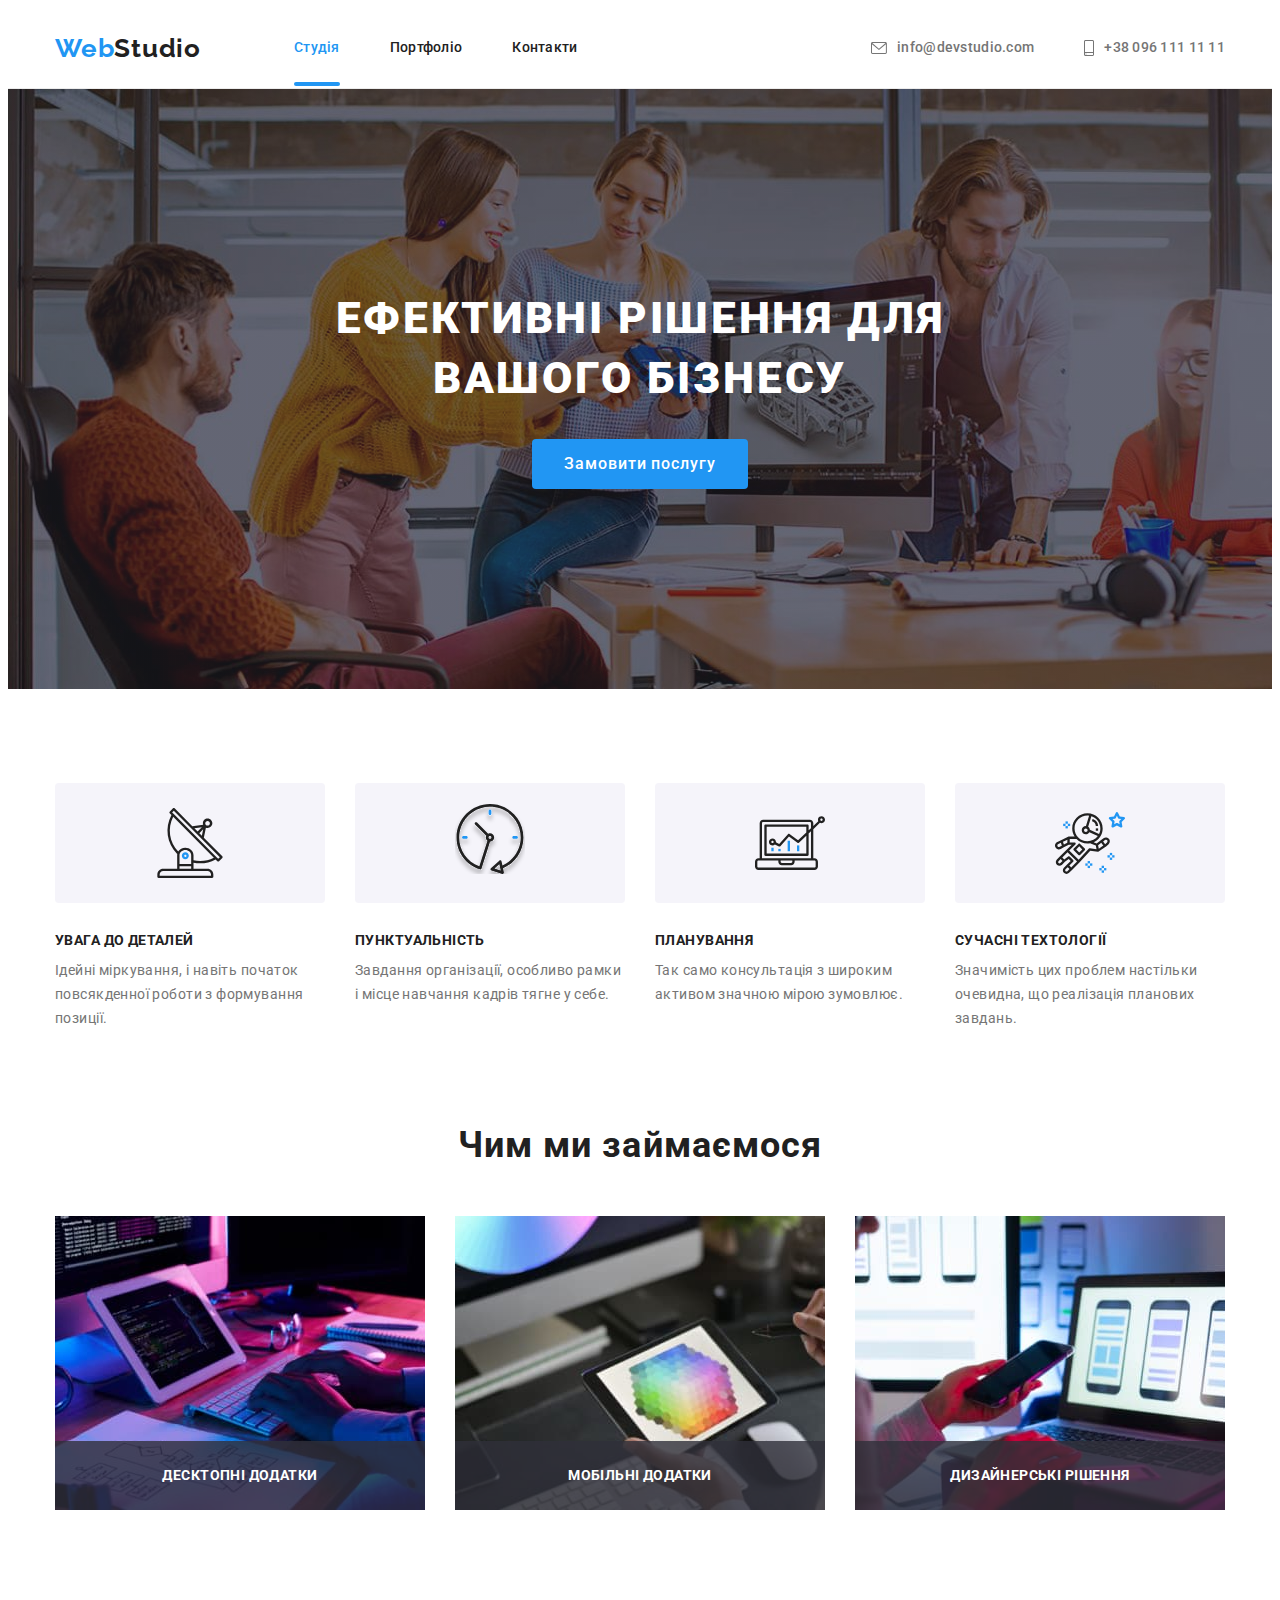
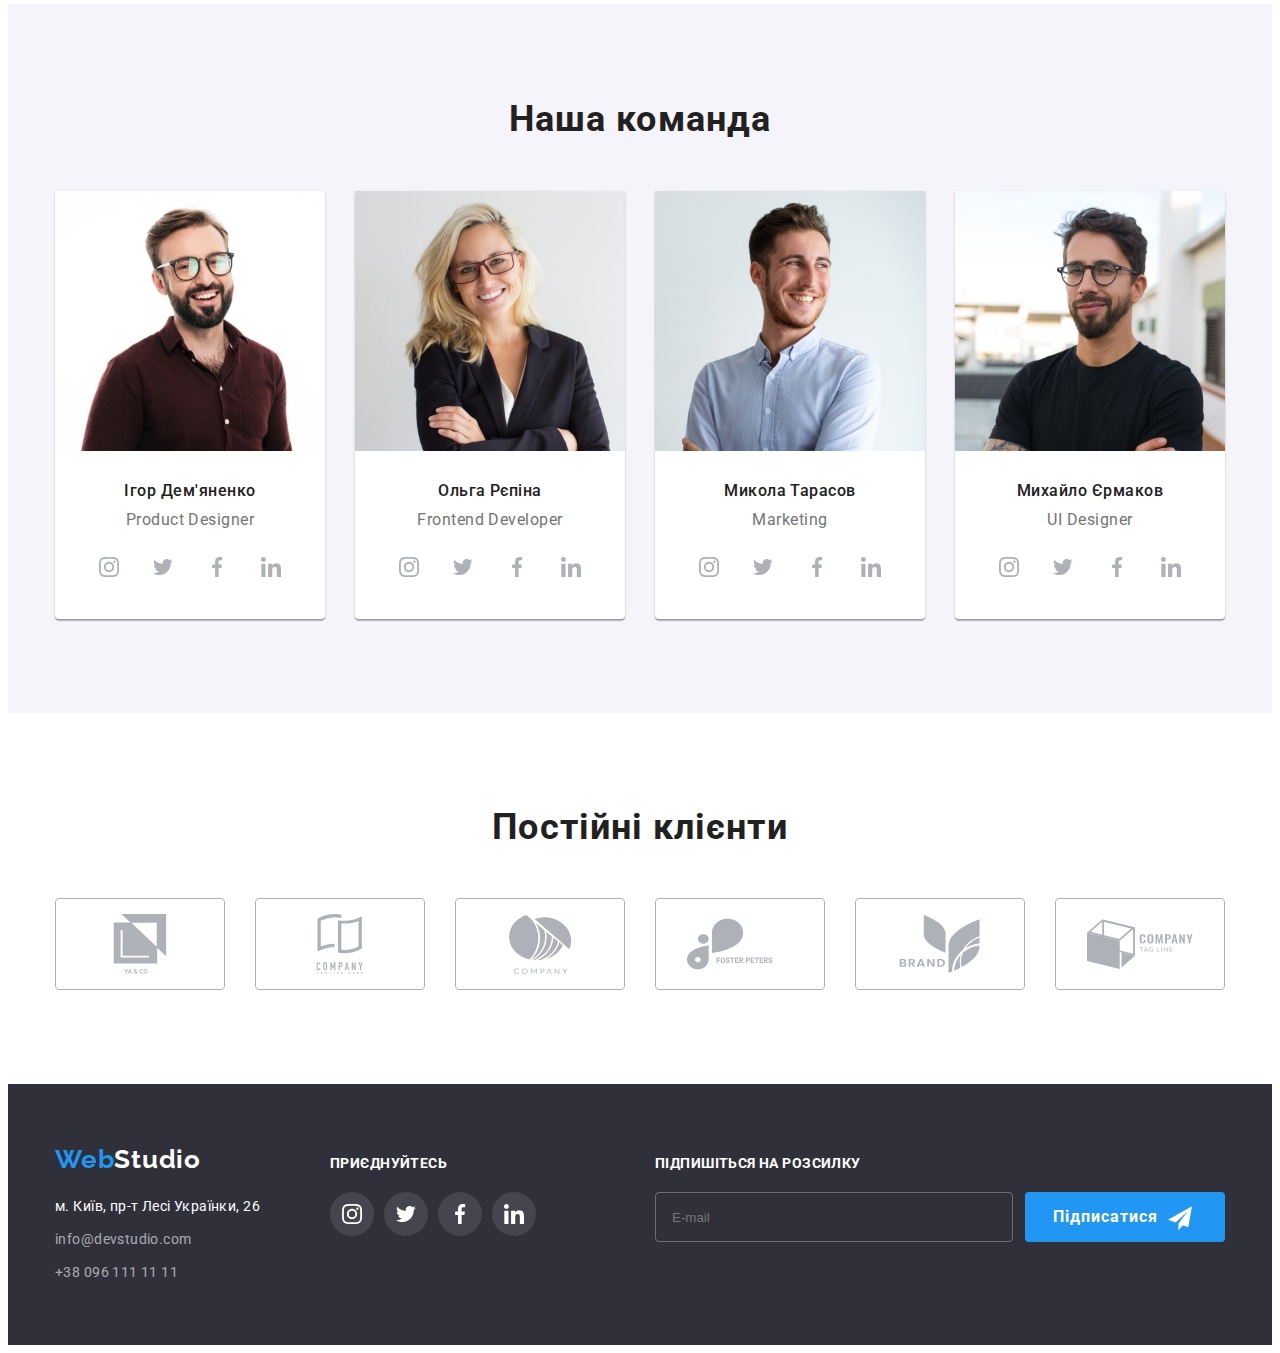
<file: js/index.html>
<!DOCTYPE html>
<html lang="en">
  <head>
    <meta charset="UTF-8" />
    <meta http-equiv="X-UA-Compatible" content="IE=edge" />
    <meta name="viewport" content="width=device-width, initial-scale=1.0" />
    <title>WebStudio</title>
    <link rel="preconnect" href="https://fonts.googleapis.com" />
    <link rel="preconnect" href="https://fonts.gstatic.com" crossorigin />
    <link
      href="https://fonts.googleapis.com/css2?family=Raleway:wght@700;900&family=Roboto:wght@400;500;700;900&display=swap"
      rel="stylesheet"
    />
    <link
      rel="stylesheet"
      href="https://cdnjs.cloudflare.com/ajax/libs/modern-normalize/1.1.0/modern-normalize.min.css"
      integrity="sha512-wpPYUAdjBVSE4KJnH1VR1HeZfpl1ub8YT/NKx4PuQ5NmX2tKuGu6U/JRp5y+Y8XG2tV+wKQpNHVUX03MfMFn9Q=="
      crossorigin="anonymous"
      referrerpolicy="no-referrer"
    />
    <link rel="stylesheet" href="./CSS/styles.css" />
  </head>

  <body>
    <header class="header">
      <div class="container header-container">
        <nav class="header-container">
          <a class="header-logo link" href="./index.html"
            >Web<span class="logo-studio">Studio</span></a
          >
          <ul class="header-list list">
            <li class="header-item">
              <a class="header-link link current" href="./index.html">Студія</a>
            </li>
            <li class="header-item">
              <a class="header-link link" href="./portfolio.html">Портфоліо</a>
            </li>
            <li class="header-item">
              <a class="header-link link" href="./index.html">Контакти</a>
            </li>
          </ul>
        </nav>
        <ul class="header-ocntact-container">
          <li class="header-addres-list">
            <a class="header-mail link" href="mailto:info@devstudio.com">
              <svg class="icon-envelope" width="16" height="12">
                <use href="./images/спрайти/symbol-defs.svg#icon-envelope"></use>
              </svg>
              info@devstudio.com
            </a>
          </li>
          <li>
            <a class="header-tel link" href="tel:+380961111111">
              <svg class="icon-smartphone" width="10" height="16">
                <use href="./images/спрайти/symbol-defs.svg#icon-smartphone"></use>
              </svg>
              +38 096 111 11 11</a
            >
          </li>
        </ul>
      </div>
    </header>

    <main>
      <section class="hero">
        <div class="container container-hero">
          <h1 class="hero-title">Ефективні рішення для вашого бізнесу</h1>
          <button class="hero-btn" data-modal-open type="button">Замовити послугу</button>
        </div>
      </section>

      <section class="about section">
        <div class="about-container container">
          <h2 class="visually-hidden">Переваги</h2>
          <ul class="about-list list">
            <li class="about-item icon-antenna">
              <h3 class="about-title">Увага до деталей</h3>
              <p class="about-txt">
                Ідейні міркування, і навіть початок повсякденної роботи з формування позиції.
              </p>
            </li>
            <li class="about-item icon-clock">
              <h3 class="about-title">Пунктуальність</h3>
              <p class="about-txt">
                Завдання організації, особливо рамки і місце навчання кадрів тягне у себе.
              </p>
            </li>
            <li class="about-item icon-diagram">
              <h3 class="about-title">Планування</h3>
              <p class="about-txt">
                Так само консультація з широким активом значною мірою зумовлює.
              </p>
            </li>
            <li class="about-item icon-astronaut">
              <h3 class="about-title">Сучасні техтології</h3>
              <p class="about-txt">
                Значимість цих проблем настільки очевидна, що реалізація планових завдань.
              </p>
            </li>
          </ul>
        </div>
      </section>

      <section class="work section">
        <div class="container">
          <h2 class="work-title">Чим ми займаємося</h2>
          <ul class="work-list">
            <li class="work-list-item">
              <div class="work-wrap">
                <img src="./images/img.jpg" alt="laptop screen" width="370" height="294" />
                <p class="work-list-text">Десктопні додатки</p>
              </div>
            </li>
            <li class="work-list-item">
              <div class="work-wrap">
                <img src="./images/box3.jpg" alt="White tablet" width="370" height="294" />
                <p class="work-list-text">Мобільні додатки</p>
              </div>
            </li>
            <li class="work-list-item">
              <div class="work-wrap">
                <img src="./images/box2(1).jpg" alt="keybord" width="370" height="294" />
                <p class="work-list-text">Дизайнерські рішення</p>
              </div>
            </li>
          </ul>
        </div>
      </section>

      <section class="team">
        <div class="container">
          <h2 class="team-title">Наша команда</h2>
          <ul class="team-list list">
            <li class="team-item">
              <img src="./images/img2.jpg" alt="red" width="270" height="270" />
              <div class="container-team-txt">
                <h3 class="team-name">Ігор Дем'яненко</h3>
                <p class="team-txt">Product Designer</p>
                <ul class="team-social-list list">
                  <li>
                    <a class="team-social-item" href="">
                      <svg class="social" width="20" height="20">
                        <use href="./images/спрайти/symbol-defs.svg#icon-instagram"></use>
                      </svg>
                    </a>
                  </li>
                  <li>
                    <a class="team-social-item" href="">
                      <svg class="social" width="20" height="20">
                        <use href="./images/спрайти/symbol-defs.svg#icon-twitter"></use>
                      </svg>
                    </a>
                  </li>
                  <li>
                    <a class="team-social-item" href="">
                      <svg class="social" width="20" height="20">
                        <use href="./images/спрайти/symbol-defs.svg#icon-facebook"></use>
                      </svg>
                    </a>
                  </li>
                  <li>
                    <a class="team-social-item" href="">
                      <svg class="social" width="20" height="20">
                        <use href="./images/спрайти/symbol-defs.svg#icon-linkedin"></use>
                      </svg>
                    </a>
                  </li>
                </ul>
              </div>
            </li>
            <li class="team-item">
              <img src="./images/img4.jpg" alt="black and white" width="270" height="270" />
              <div class="container-team-txt">
                <h3 class="team-name">Ольга Рєпіна</h3>
                <p class="team-txt">Frontend Developer</p>
                <ul class="team-social-list list">
                  <li>
                    <a class="team-social-item" href="">
                      <svg class="social" width="20" height="20">
                        <use href="./images/спрайти/symbol-defs.svg#icon-instagram"></use>
                      </svg>
                    </a>
                  </li>
                  <li>
                    <a class="team-social-item" href="">
                      <svg class="social" width="20" height="20">
                        <use href="./images/спрайти/symbol-defs.svg#icon-twitter"></use>
                      </svg>
                    </a>
                  </li>
                  <li>
                    <a class="team-social-item" href="">
                      <svg class="social" width="20" height="20">
                        <use href="./images/спрайти/symbol-defs.svg#icon-facebook"></use>
                      </svg>
                    </a>
                  </li>
                  <li>
                    <a class="team-social-item" href="">
                      <svg class="social" width="20" height="20">
                        <use href="./images/спрайти/symbol-defs.svg#icon-linkedin"></use>
                      </svg>
                    </a>
                  </li>
                </ul>
              </div>
            </li>
            <li class="team-item">
              <img src="./images/5.jpg" alt="blu" width="270" height="270" />
              <div class="container-team-txt">
                <h3 class="team-name">Микола Тарасов</h3>
                <p class="team-txt">Marketing</p>
                <ul class="team-social-list list">
                  <li>
                    <a class="team-social-item" href="">
                      <svg class="social" width="20" height="20">
                        <use href="./images/спрайти/symbol-defs.svg#icon-instagram"></use>
                      </svg>
                    </a>
                  </li>
                  <li>
                    <a class="team-social-item" href="">
                      <svg class="social" width="20" height="20">
                        <use href="./images/спрайти/symbol-defs.svg#icon-twitter"></use>
                      </svg>
                    </a>
                  </li>
                  <li>
                    <a class="team-social-item" href="">
                      <svg class="social" width="20" height="20">
                        <use href="./images/спрайти/symbol-defs.svg#icon-facebook"></use>
                      </svg>
                    </a>
                  </li>
                  <li>
                    <a class="team-social-item" href="">
                      <svg class="social" width="20" height="20">
                        <use href="./images/спрайти/symbol-defs.svg#icon-linkedin"></use>
                      </svg>
                    </a>
                  </li>
                </ul>
              </div>
            </li>
            <li class="team-item">
              <img src="./images/img66.jpg" alt="black" width="270" height="270" />
              <div class="container-team-txt">
                <h3 class="team-name">Михайло Єрмаков</h3>
                <p class="team-txt">UI Designer</p>
                <ul class="team-social-list list">
                  <li>
                    <a class="team-social-item" href="">
                      <svg class="social" width="20" height="20">
                        <use href="./images/спрайти/symbol-defs.svg#icon-instagram"></use>
                      </svg>
                    </a>
                  </li>
                  <li>
                    <a class="team-social-item" href="">
                      <svg class="social" width="20" height="20">
                        <use href="./images/спрайти/symbol-defs.svg#icon-twitter"></use>
                      </svg>
                    </a>
                  </li>
                  <li>
                    <a class="team-social-item" href="">
                      <svg class="social" width="20" height="20">
                        <use href="./images/спрайти/symbol-defs.svg#icon-facebook"></use>
                      </svg>
                    </a>
                  </li>
                  <li>
                    <a class="team-social-item" href="">
                      <svg class="social" width="20" height="20">
                        <use href="./images/спрайти/symbol-defs.svg#icon-linkedin"></use>
                      </svg>
                    </a>
                  </li>
                </ul>
              </div>
            </li>
          </ul>
        </div>
      </section>

      <section class="clients">
        <div class="clients-div">
          <h2 class="clients-titel">Постійні клієнти</h2>
          <ul class="clients-list">
            <li class="clients-name item-yago">
              <a class="clients-logo" href="">
                <svg class="client-item">
                  <use href="./images/спрайти/symbol-defs.svg#icon-Union"></use>
                </svg>
              </a>
            </li>
            <li class="clients-name item-tagline">
              <a class="clients-logo" href="">
                <svg class="client-item">
                  <use href="./images/спрайти/symbol-defs.svg#icon-company-tagline-here"></use>
                </svg>
              </a>
            </li>
            <li class="clients-name item-company">
              <a class="clients-logo" href="">
                <svg class="client-item">
                  <use href="./images/спрайти/symbol-defs.svg#icon-company"></use>
                </svg>
              </a>
            </li>
            <li class="clients-name item-foster">
              <a class="clients-logo" href="">
                <svg class="client-item">
                  <use href="./images/спрайти/symbol-defs.svg#icon-foster-peters"></use>
                </svg>
              </a>
            </li>
            <li class="clients-name item-brand">
              <a class="clients-logo" href="">
                <svg class="client-item">
                  <use href="./images/спрайти/symbol-defs.svg#icon-brand"></use>
                </svg>
              </a>
            </li>
            <li class="clients-name item-tagline2">
              <a class="clients-logo" href="">
                <svg class="client-item">
                  <use href="./images/спрайти/symbol-defs.svg#icon-ta-line"></use>
                </svg>
              </a>
            </li>
          </ul>
        </div>
      </section>
    </main>

    <footer class="footer">
      <section class="">
        <div class="container container-footer">
          <div class="container-addres">
            <a class="footer-logo link" href="./index.html"
              >Web<span class="logo-foter-studio">Studio</span></a
            >
            <address class="footer-address">
              <ul class="footer-list list">
                <li class="footer-item">
                  <a
                    class="footer-map link"
                    href="https://goo.gl/maps/A6BVXdk1ybbCkHYm9"
                    target="_blank"
                    rel="nofollow noopener"
                    >м. Київ, пр-т Лесі Українки, 26</a
                  >
                </li>
                <li class="footer-item">
                  <a class="footer-mail link" href="mailto:info@devstudio.com"
                    >info@devstudio.com</a
                  >
                </li>
                <li class="footer-item">
                  <a class="footer-tel link" href="tel:+380961111111">+38 096 111 11 11</a>
                </li>
              </ul>
            </address>
          </div>
          <div class="footer-social">
            <p class="footer-social-title">приєднуйтесь</p>
            <ul class="footer-social-list">
              <li class="footer-social-item">
                <a class="footer-social-link" href="">
                  <svg class="footer-social-logo" width="20" height="20">
                    <use href="./images/спрайти/symbol-defs.svg#icon-instagram"></use>
                  </svg>
                </a>
              </li>
              <li class="footer-social-item">
                <a class="footer-social-link" href="">
                  <svg class="footer-social-logo" width="20" height="20">
                    <use href="./images/спрайти/symbol-defs.svg#icon-twitter"></use>
                  </svg>
                </a>
              </li>
              <li class="footer-social-item">
                <a class="footer-social-link" href="">
                  <svg class="footer-social-logo" width="20" height="20">
                    <use href="./images/спрайти/symbol-defs.svg#icon-facebook"></use>
                  </svg>
                </a>
              </li>
              <li class="footer-social-item">
                <a class="footer-social-link" href="">
                  <svg class="footer-social-logo" width="20" height="20">
                    <use href="./images/спрайти/symbol-defs.svg#icon-linkedin"></use>
                  </svg>
                </a>
              </li>
            </ul>
          </div>
        <div class="footer-spam">
          <p class="footer-spam-title">Підпишіться на розсилку</p>
          <form action="" style="display: flex;flex-direction: row-reverse;">           
          <button class="footer-btn" type="submit"> 
            Підписатися
            <span>
              <svg class="footer-icon-send" width="24" height="24">
                <use href="./images/спрайти/symbol-defs.svg#icon-send"></use>
            </svg>
            </span>
          </button>
          <input type="mail" class="footer-spam-mail" name="mail-spam" placeholder="E-mail"></form>
        </div>
        </div>
      </section>
    </footer>
    <div class="backdrop is-hidden" data-modal>
      <div class="modal">
        <p class="modal-title">Залиште свої дані, ми вам передзвонимо</p>
        <form action="">
          <label for="">
            <span class="modal-label-text">Ім'я</span>
            <span class="input-wrap">
              <input
                type="text"
                class="modal-input"
                name="user-name"
                required
              />
              <svg class="modal-input-icon" width="18" height="18">
                <use href="./images/спрайти/symbol-defs.svg#icon-person-black"></use>
              </svg>
            </span>
          </label>
          <span class="modal-label-text">Телефон</span>
            <span class="input-wrap">
              <input
                type="tel"
                class="modal-input"
                name="tel-modal"
                required
              />
              <svg class="modal-input-icon" width="18" height="18">
                <use href="./images/спрайти/symbol-defs.svg#icon-phone-black"></use>
              </svg>
            </span>
          </label>
          <span class="modal-label-text">Пошта</span>
            <span class="input-wrap">
              <input
                type="email"
                class="modal-input"
                name="mail"
                required
              />
              <svg class="modal-input-icon" width="18" height="18">
                <use href="./images/спрайти/symbol-defs.svg#icon-email-black"></use>
              </svg>
            </span>
          <div class="modal-field">
            <label for="user-text" class="modal-label">Коментар</label>
            <textarea
              name="user-text"
              id="user-text"
              class="modal-comment border-comment"
              placeholder="Введіть текст"
            ></textarea>
          </div>
          <div class="modal-checkbox">
            <input
              type="checkbox"
              class="input-check visually-hidden"
              name="privacy-modal"
              value="true"
              id="privacy"
            />
            <label for="privacy" class="check-text" style="display: flex;">
              <span>
                <svg class="check-icon" width="16" height="16">
                  <use href="./images/спрайти/symbol-defs.svg#Vector"></use>
                </svg>
              </span><p class="check-txt-privacy">Погоджуюся з розсилкою та приймаю <p class="check-txt-privacy-link">Умови договору</p></p>
              </label>
          </div>
          <button class="modal-btn-send" type="submit">Відправити</button>
        <button class="modal-btn" data-modal-close>
          <svg class="modal-close-icon" width="18" height="18">
            <use href="./images/спрайти/symbol-defs.svg#icon-close"></use>
          </svg>
        </button>
      </div>
    </div>
    <script src="./js/modal.js"></script>
  </body>
</html>
</file>
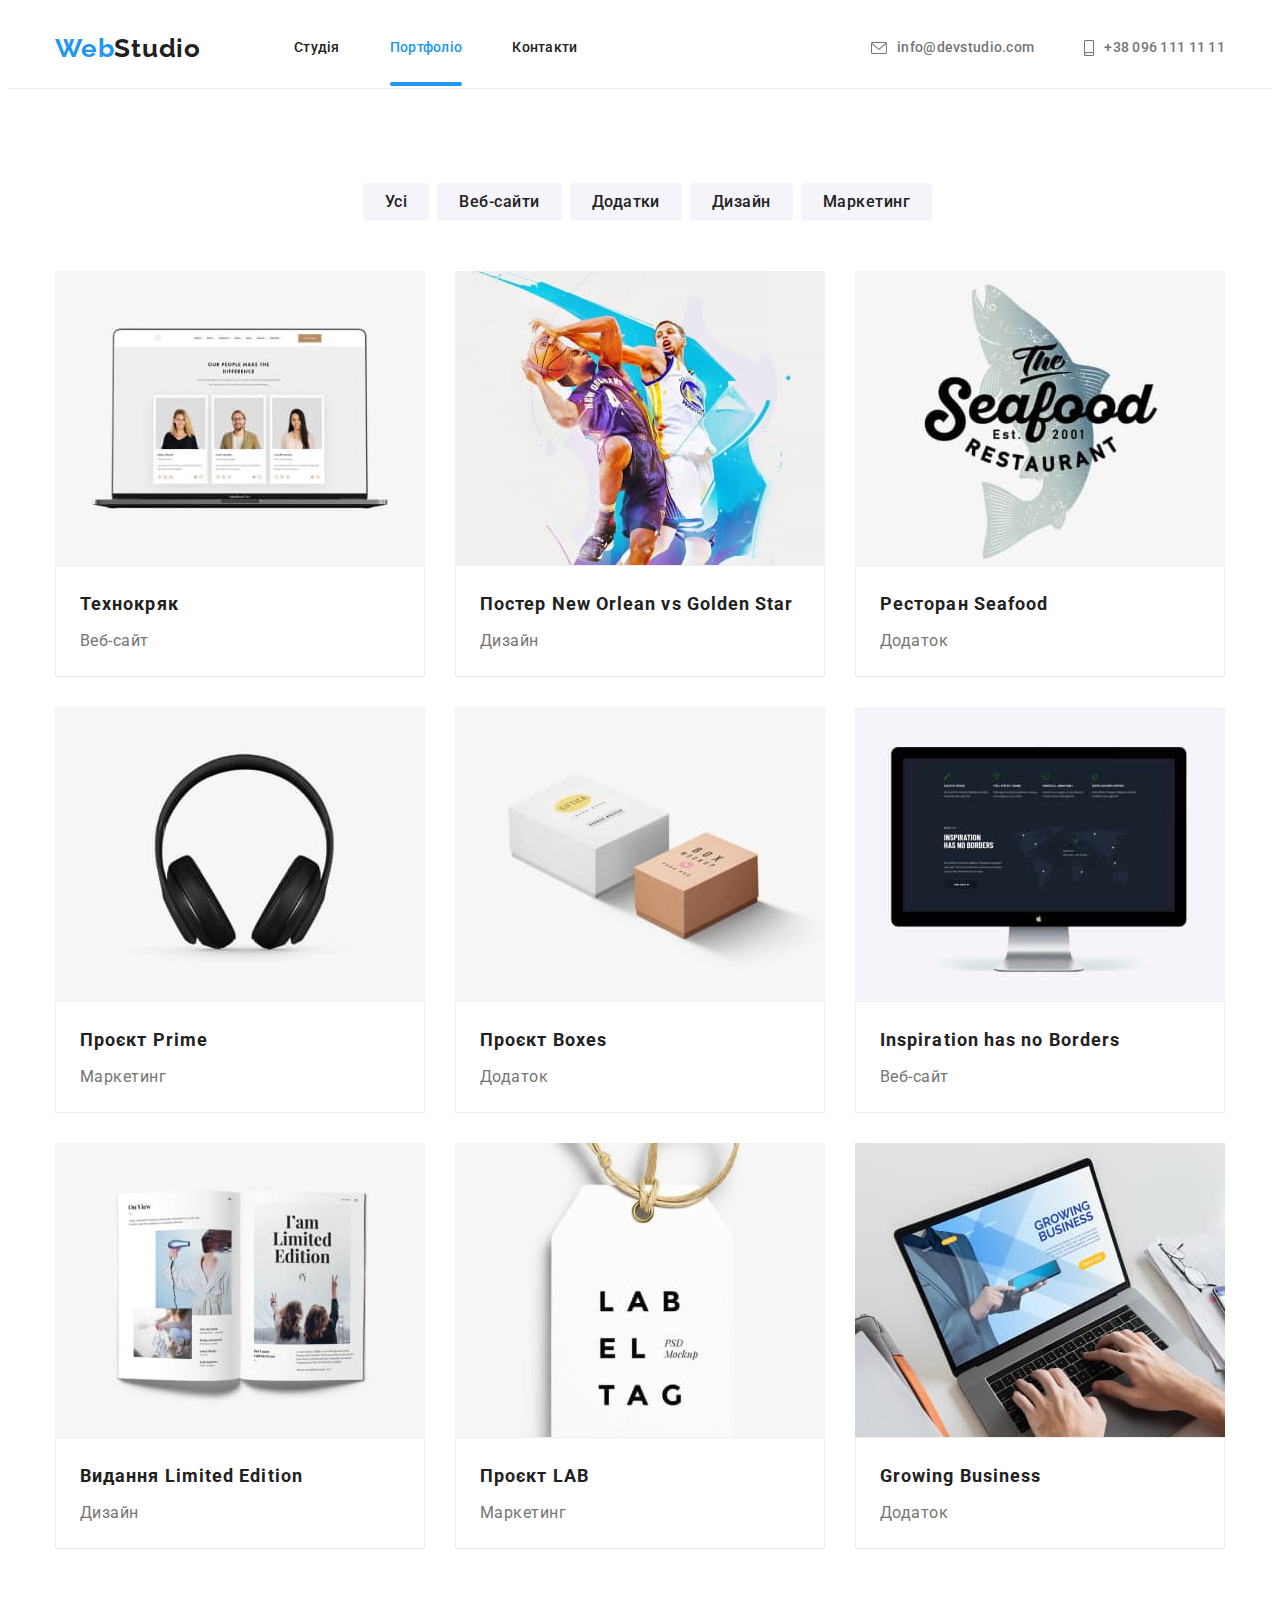
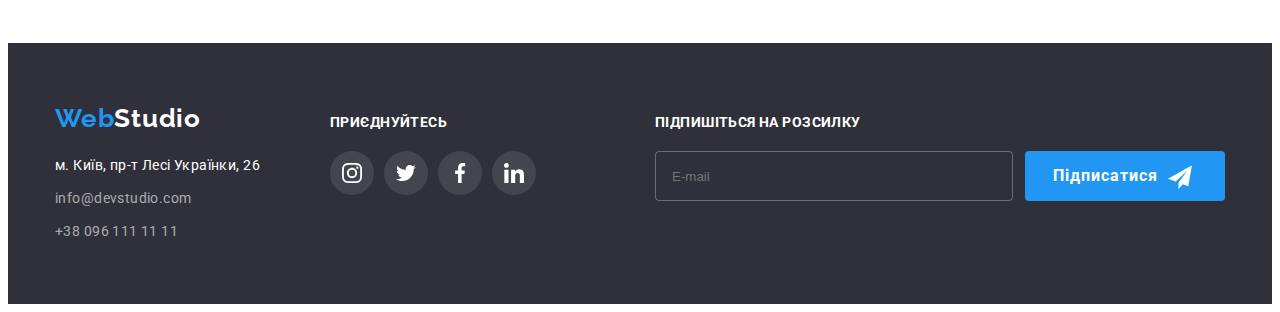
<file: js/portfolio.html>
<!DOCTYPE html>
<html lang="en">
  <head>
    <meta charset="UTF-8" />
    <meta http-equiv="X-UA-Compatible" content="IE=edge" />
    <meta name="viewport" content="width=device-width, initial-scale=1.0" />
    <title>WebStudio.Portfolio</title>
    <link rel="preconnect" href="https://fonts.googleapis.com" />
    <link rel="preconnect" href="https://fonts.gstatic.com" crossorigin />
    <link
      href="https://fonts.googleapis.com/css2?family=Raleway:wght@700;900&family=Roboto:wght@400;500;700&display=swap"
      rel="stylesheet"
    />
    <link rel="stylesheet" 
    href="https://cdnjs.cloudflare.com/ajax/libs/modern-normalize/1.1.0/modern-normalize.min.css" 
    integrity="sha512-wpPYUAdjBVSE4KJnH1VR1HeZfpl1ub8YT/NKx4PuQ5NmX2tKuGu6U/JRp5y+Y8XG2tV+wKQpNHVUX03MfMFn9Q==" 
    crossorigin="anonymous" 
    referrerpolicy="no-referrer" 
    />
    <link rel="stylesheet" href="./CSS/styles.css" />
  </head>

  <body>
   <header class="header">
      <div class="container header-container">
        <nav class="header-container">
          <a class="header-logo link" href="./index.html"
            >Web<span class="logo-studio">Studio</span></a
          >
          <ul class="header-list list">
            <li class="header-item">
              <a class="header-link link " href="./index.html">Студія</a>
            </li>
            <li class="header-item">
              <a class="header-link link current" href="./portfolio.html">Портфоліо</a>
            </li>
            <li class="header-item">
              <a class="header-link link" href="./index.html">Контакти</a>
            </li>
          </ul>
        </nav>
        <ul class="header-ocntact-container">
          <li class="header-addres-list">
            <a class="header-mail link" href="mailto:info@devstudio.com">
              <svg class="icon-envelope" width="16" height="12">
                <use href="./images/спрайти/symbol-defs.svg#icon-envelope"></use>
              </svg>
              info@devstudio.com
            </a>
          </li>
          <li>
            <a class="header-tel link" href="tel:+380961111111">
              <svg class="icon-smartphone" width="10" height="16">
                <use href="./images/спрайти/symbol-defs.svg#icon-smartphone"></use>
              </svg>
              +38 096 111 11 11</a
            >
          </li>
        </ul>
      </div>
    </header>

    <main>
      <section class="filter ">
        <h1 class="visually-hidden">фільтр</h1>
        <div class="container container-filr-btn">
        <ul class="filter-list list container"> 
            <li class="filter-item">
              <button class="filter-btn" type="button">Усі</button>
            </li>
            <li class="filter-item">
              <button class="filter-btn" type="button">Веб-сайти</button>
            </li>
            <li class="filter-item">
              <button class="filter-btn" type="button">Додатки</button>
            </li>
            <li class="filter-item">
              <button class="filter-btn" type="button">Дизайн</button>
            </li>
            <li class="filter-item">
              <button class="filter-btn" type="button">Маркетинг</button>
            </li>
        </ul>
        <ul class="projects-list list container">
          <li class="projects-item">
            <a class="projects-link link" href="">
              <div class="projects-top-wrap">
              <img src="./images/Технокряк.jpg" alt="website" width="370" height="294" />
              <p class="projects-cover-text">Ресурс пропонує комплексні пропозиції з різним рівнем функціоналу та сервісів. Все це дозволить відвідувачу отримати вичерпні відомості про компанію чи приватну особу.</p>
              </div>
              <div class="container-projects">
              <h2 class="projects-titel">Технокряк</h2>
              <p class="projects-txt">Веб-сайт</p>
              </div>
            </a>
          </li>
          <li class="projects-item">
            <a class="projects-link link" href="">
              <div class="projects-top-wrap">
              <img src="./images/постер.jpg" alt="poster" width="370" height="294" />
              <p class="projects-cover-text">Ресурс пропонує комплексні пропозиції з різним рівнем функціоналу та сервісів. Все це дозволить відвідувачу отримати вичерпні відомості про компанію чи приватну особу.</p>
              </div>
              <div class="container-projects"> 
              <h2 class="projects-titel">Постер New Orlean vs Golden Star</h2>
              <p class="projects-txt">Дизайн</p>
              </div>
              </a>
            </li>
          </li>
          <li class="projects-item">
            <a class="projects-link link" href="">
              <div class="projects-top-wrap">
              <img src="./images/ресторан.jpg" alt="resturant" width="370" height="294" />
              <p class="projects-cover-text">Ресурс пропонує комплексні пропозиції з різним рівнем функціоналу та сервісів. Все це дозволить відвідувачу отримати вичерпні відомості про компанію чи приватну особу.</p>
              </div>
              <div class="container-projects">
              <h2 class="projects-titel">Ресторан Seafood</h2>
              <p class="projects-txt">Додаток</p>
            </div>
            </a>
            </li>
          </li>
          <li class="projects-item">
            <a class="projects-link link" href="">
              <div class="projects-top-wrap">
              <img src="./images/навушники.jpg" alt="headphones" width="370" height="294" />
              <p class="projects-cover-text">Ресурс пропонує комплексні пропозиції з різним рівнем функціоналу та сервісів. Все це дозволить відвідувачу отримати вичерпні відомості про компанію чи приватну особу.</p>
              </div>
              <div class="container-projects">
              <h2 class="projects-titel">Проєкт Prime</h2>
              <p class="projects-txt">Маркетинг</p>
            </div>
          </a>
            </li>
          </li>
          <li class="projects-item">
            <a class="projects-link link" href="">
              <div class="projects-top-wrap">
              <img src="./images/коробки.jpg" alt="boxes" width="370" height="294" />
              <p class="projects-cover-text">Ресурс пропонує комплексні пропозиції з різним рівнем функціоналу та сервісів. Все це дозволить відвідувачу отримати вичерпні відомості про компанію чи приватну особу.</p>
              </div>
              <div class="container-projects">
              <h2 class="projects-titel">Проєкт Boxes</h2>
              <p class="projects-txt">Додаток</p>
            </div>
              </a>
            </li>
          </li>
          <li class="projects-item">
            <a class="projects-link link" href="">
              <div class="projects-top-wrap">
              <img src="./images/аддрессайт.jpg" alt="website" width="370" height="294" />
              <p class="projects-cover-text">Ресурс пропонує комплексні пропозиції з різним рівнем функціоналу та сервісів. Все це дозволить відвідувачу отримати вичерпні відомості про компанію чи приватну особу.</p>
              </div>
              <div class="container-projects">
              <h2 class="projects-titel">Inspiration has no Borders</h2>
              <p class="projects-txt">Веб-сайт</p>
            </div>
            </a>
            </li>
          </li>
          <li class="projects-item">
            <a class="projects-link link" href="">
              <div class="projects-top-wrap">
              <img src="./images/книжка.jpg" alt="book" width="370" height="294" />
              <p class="projects-cover-text">Ресурс пропонує комплексні пропозиції з різним рівнем функціоналу та сервісів. Все це дозволить відвідувачу отримати вичерпні відомості про компанію чи приватну особу.</p>
              </div>
            <div class="container-projects">
            <h2 class="projects-titel">Видання Limited Edition</h2>
            <p class="projects-txt">Дизайн</p>
          </div>
            </a>
            </li>
          </li>
          <li class="projects-item">
            <a class="projects-link link" href="">
              <div class="projects-top-wrap">
              <img src="./images/бірка.jpg" alt="tag" width="370" height="294" />
              <p class="projects-cover-text">Ресурс пропонує комплексні пропозиції з різним рівнем функціоналу та сервісів. Все це дозволить відвідувачу отримати вичерпні відомості про компанію чи приватну особу.</p>
              </div>
              <div class="container-projects">
              <h2 class="projects-titel">Проєкт LAB</h2>
              <p class="projects-txt">Маркетинг</p>
            </div>
            </a>
            </li>
          </li>
          <li class="projects-item">
            <a class="projects-link link" href="">
              <div class="projects-top-wrap">
              <img src="./images/ноутбук.jpg" alt="laptop" width="370" height="294" />
              <p class="projects-cover-text">Ресурс пропонує комплексні пропозиції з різним рівнем функціоналу та сервісів. Все це дозволить відвідувачу отримати вичерпні відомості про компанію чи приватну особу.</p>
              </div>
              <div class="container-projects">
              <h2 class="projects-titel">Growing Business</h2>
              <p class="projects-txt">Додаток</p>
            </div>
            </a>
            </li>
          </li>
        </ul>
        </div>
      </section>
    </main>

              <footer class="footer">
      <section class="">
        <div class="container container-footer">
          <div class="container-addres">
            <a class="footer-logo link" href="./index.html"
              >Web<span class="logo-foter-studio">Studio</span></a
            >
            <address class="footer-address">
              <ul class="footer-list list">
                <li class="footer-item">
                  <a
                    class="footer-map link"
                    href="https://goo.gl/maps/A6BVXdk1ybbCkHYm9"
                    target="_blank"
                    rel="nofollow noopener"
                    >м. Київ, пр-т Лесі Українки, 26</a
                  >
                </li>
                <li class="footer-item">
                  <a class="footer-mail link" href="mailto:info@devstudio.com"
                    >info@devstudio.com</a
                  >
                </li>
                <li class="footer-item">
                  <a class="footer-tel link" href="tel:+380961111111">+38 096 111 11 11</a>
                </li>
              </ul>
            </address>
          </div>
          <div class="footer-social">
            <p class="footer-social-title">приєднуйтесь</p>
            <ul class="footer-social-list">
              <li class="footer-social-item">
                <a class="footer-social-link" href="">
                  <svg class="footer-social-logo" width="20" height="20">
                    <use href="./images/спрайти/symbol-defs.svg#icon-instagram"></use>
                  </svg>
                </a>
              </li>
              <li class="footer-social-item">
                <a class="footer-social-link" href="">
                  <svg class="footer-social-logo" width="20" height="20">
                    <use href="./images/спрайти/symbol-defs.svg#icon-twitter"></use>
                  </svg>
                </a>
              </li>
              <li class="footer-social-item">
                <a class="footer-social-link" href="">
                  <svg class="footer-social-logo" width="20" height="20">
                    <use href="./images/спрайти/symbol-defs.svg#icon-facebook"></use>
                  </svg>
                </a>
              </li>
              <li class="footer-social-item">
                <a class="footer-social-link" href="">
                  <svg class="footer-social-logo" width="20" height="20">
                    <use href="./images/спрайти/symbol-defs.svg#icon-linkedin"></use>
                  </svg>
                </a>
              </li>
            </ul>
          </div>


          <!-- <div class="footer-newsletter">
          <p class="footer-newsletter-text">Підпишіться на розсилку</p>
          <form class="footer-newsletter-form">
            <input
              class="footer-newsletter-input"
              type="email"
              name="email"
              placeholder="E-mail"
            />
            <button class="footer-newsletter-btn" type="submit">Підписатися
              <svg class="footer-newsletter-icon" width="24" height="24">
                <use href="./images/спрайти/symbol-defs.svg#icon-send"></use>
              </svg>
            </button>
          </form>
        </div> -->

        <div class="footer-spam">
          <p class="footer-spam-title">Підпишіться на розсилку</p>
          <form action="" style="display: flex;flex-direction: row-reverse;">           
          <button class="footer-btn" type="submit"> 
            Підписатися
            <span>
              <svg class="footer-icon-send" width="24" height="24">
                <use href="./images/спрайти/symbol-defs.svg#icon-send"></use>
            </svg>
            </span>
          </button>
          <input type="mail" class="footer-spam-mail" name="mail-spam" placeholder="E-mail"></form>
        </div>


      </section>
    </footer>
    <div class="backdrop is-hidden" data-modal>
      <div class="modal">
        <p class="modal-title">Залиште свої дані, ми вам передзвонимо</p>
        <form action="">
          <label for="" class="label">
            <span class="modal-label-text">Ім'я</span>
            <span class="input-wrap">
              <input
                type="text"
                class="modal-input"
                name="user-name"
                required
              />
              <svg class="modal-input-icon" width="18" height="18">
                <use href="./images/спрайти/symbol-defs.svg#icon-person-black"></use>
              </svg>
            </span>
          </label>
          <label for="" class="label">
            <span class="modal-label-text">Телефон</span>
            <span class="input-wrap">
              <input
                type="tel"
                class="modal-input"
                name="tel-modal"
                required
              />
              <svg class="modal-input-icon" width="18" height="18">
                <use href="./images/спрайти/symbol-defs.svg#icon-phone-black"></use>
              </svg>
            </span>
          </label>
          <label for="" class="label">
            <span class="modal-label-mail">Пошта</span>
            <span class="input-wrap">
              <input
                type="email"
                class="modal-input"
                name="mail"
                required
              />
              <svg class="modal-input-icon" width="18" height="18">
                <use href="./images/спрайти/symbol-defs.svg#icon-email-black"></use>
              </svg>
            </span>
          </label>
          <label for="" class="label">
             <div class="modal-field">
            <label for="user-text" class="modal-label">Коментар</label>
            <textarea
              name="user-text"
              id="user-text"
              class="modal-comment border-comment"
              placeholder="Введіть текст"
            ></textarea>
          </div>
          </label>
          <div class="modal-checkbox">
            <input
              type="checkbox"
              class="input-check visually-hidden"
              name="privacy-modal"
              value="true"
              id="privacy"
            />
            <label for="privacy" class="check-text" style="display: flex;">
              <span>
                <svg class="check-icon" width="16" height="16">
                  <use href="./images/спрайти/symbol-defs.svg#Vector"></use>
                </svg>
              </span><p class="check-txt-privacy">Погоджуюся з розсилкою та приймаю <p class="check-txt-privacy-link">Умови договору</p></p>
              </label>
          </div>
          <button class="modal-btn-send" type="submit">Відправити</button>
        <button class="modal-btn" data-modal-close>
          <svg class="modal-close-icon" width="18" height="18">
            <use href="./images/спрайти/symbol-defs.svg#icon-close"></use>
          </svg>
        </button>
      </div>
    </div>
    <script src="./js/modal.js"></script>
  </body>
</html>
</file>
<file: js/CSS/styles.css>
:root {
  --primary-text-color: #212121;
  --secondary-text-color: #757575;
  --white-text-color: #ffffff;
  --footer-text-color: #ffffff99;
  --accent-color: #2196f3;
  --hero-background-color: #2f303a;
  --white-background-color: #ffffff;
  --team-background-color: #f5f4fa;
  --footer-background-color: #2f303a;
  --hero-buton-activ: #188ce8;
}

*,
*::before,
*::after {
  box-sizing: border-box;
}

p,
h1,
h2,
h3,
h4,
h5,
h6 {
  margin: 0;
}

ul,
ol {
  margin: 0;
  padding-left: 0;
  list-style: none;
}

button {
  display: block;
  border: none;
  border-radius: 4px;
  cursor: pointer;
}

address {
  font-style: normal;
}

a {
  color: currentColor;
  text-decoration: none;
}

img {
  max-width: 100%;
  height: auto;
  display: block;
}

.section {
  padding-top: 94px;
  padding-bottom: 94px;
}

body {
  font-family: 'Roboto', sans-serif;
  color: var(--primary-text-color);
  letter-spacing: 0.03em;
  font-size: 14px;
  background-color: var(--white-background-color);
}

.container {
  width: 1200px;
  margin: 0 auto;
  padding: 0 15px;
}

.list {
  list-style: none;
  padding-left: 0;
  margin: 0;
}

.link {
  text-decoration: none;
}

.link:hover,
.link:focus,
.link:active {
  color: var(--accent-color);
}

/*------header------------*/

.header {
  border-bottom: 1px solid #ececec;
}

.header-container {
  display: flex;
  align-items: center;
}

.header-ocntact-container {
  gap: 50px;
  margin-left: auto;
  display: flex;
  align-items: center;
}

.header-logo {
  margin-right: 93px;
  font-family: 'Raleway';
  font-style: normal;
  font-weight: 700;
  font-size: 26px;
  line-height: 1.19;
  letter-spacing: 0.03em;
  color: var(--accent-color);
}

.logo-studio {
  color: var(--primary-text-color);
}

.header-list {
  display: flex;
  gap: 50px;
  align-items: center;
}

.header-link {
  position: relative;
  display: block;
  font-weight: 500;
  font-size: 14px;
  line-height: 1.14;
  letter-spacing: 0.02em;
  color: var(--primary-title-color);
  padding: 32px 0;
  transition-property: color;
  transition-duration: 250ms;
  transition-timing-function: cubic-bezier(0.4, 0, 0.2, 1);
}

.current::after {
  position: absolute;
  left: 0;
  width: 100%;
  margin-top: 26px;
  display: block;
  content: '';
  background: #2196f3;
  border-radius: 2px;
  height: 4px;
}

.current {
  color: #2196f3;
}

.header-mail {
  display: flex;
  align-items: center;
  gap: 10px;
  font-weight: 500;
  line-height: 1.14;
  letter-spacing: 0.02em;
  color: var(--secondary-text-color);
  transition-property: color;
  transition-duration: 250ms;
  transition-timing-function: cubic-bezier(0.4, 0, 0.2, 1);
}

.header-tel {
  display: flex;
  align-items: center;
  gap: 10px;
  font-weight: 500;
  line-height: 1.14;
  letter-spacing: 0.02em;
  color: var(--secondary-text-color);
  transition-property: color;
  transition-duration: 250ms;
  transition-timing-function: cubic-bezier(0.4, 0, 0.2, 1);
}

.icon-smartphone {
  fill: currentColor;
}

.icon-envelope {
  fill: currentColor;
}

/*---------hero----------*/

.hero {
  margin-right: auto;
  margin-left: auto;
  max-width: 1600px;
  height: 600px;
  background-color: var(--footer-background-color);
  background-image: linear-gradient(rgba(47, 48, 58, 0.4), rgba(47, 48, 58, 0.4)),
    url(../images/hero-background.jpc.jpg);

  padding-top: 200px;
  padding-bottom: 200px;
  text-align: center;
  background-size: cover;
  background-repeat: no-repeat;
}

.hero-title {
  text-align: center;
  width: 696px;
  font-weight: 900;
  font-size: 44px;
  line-height: 1.36;
  text-align: center;
  letter-spacing: 0.06em;
  text-transform: uppercase;
  color: var(--white-text-color);
  margin: 0 auto;
}

.hero-btn {
  display: inline-block;
  margin-top: 30px;
  min-width: 216px;
  height: 50px;
  top: 430px;
  left: 692px;
  font-family: inherit;
  font-weight: 500;
  font-size: 16px;
  line-height: 1.88;
  text-align: center;
  letter-spacing: 0.06em;
  color: var(--white-text-color);
  background-color: var(--accent-color);
  cursor: pointer;
  border-radius: 4px;
  border: none;
  padding: 10px 32px;
  transition-duration: 250ms;
  transition-timing-function: cubic-bezier(0.4, 0, 0.2, 1);
}

.hero-btn:hover,
.hero-btn:focus,
.hero-btn:active {
  background-color: var(--hero-buton-activ);
  color: var(--white-text-color);
}

/*------------переваги--------*/

.about-list {
  display: flex;
}

.about-container {
  box-sizing: border-box;
}

.visually-hidden {
  position: absolute;
  white-space: nowrap;
  width: 1px;
  height: 1px;
  overflow: hidden;
  border: 0;
  padding: 0;
  clip: rect(0 0 0 0);
  clip-path: inset(50%);
  margin: -1px;
}

.about-title {
  margin-bottom: 10px;
  font-weight: 700;
  line-height: 1.14;
  font-size: 14px;
  letter-spacing: 0.03em;
  text-transform: uppercase;
  color: var(--primary-text-color);
}

.about-txt {
  max-width: 270px;

  line-height: 1.71;
  letter-spacing: 0.03em;
  color: var(--secondary-text-color);
}

.about-item:not(:last-child) {
  margin-right: 30px;
}

.icon-antenna::before {
  background-image: url(../images/спрайти/antenna.svg);
  margin-bottom: 30px;
  border-radius: 4px;
}

.icon-clock::before {
  background-image: url(../images/спрайти/clock.svg);
  margin-bottom: 30px;
  border-radius: 4px;
}

.icon-diagram::before {
  background-image: url(../images/спрайти/diagram.svg);
  margin-bottom: 30px;
  border-radius: 4px;
}

.icon-astronaut::before {
  background-image: url(../images/спрайти/astronaut.svg);
  margin-bottom: 30px;
  border-radius: 4px;
}

.about-list {
  width: 1200px;
}

.about-item::before {
  display: block;
  content: '';
  width: 270px;
  height: 120px;
  background-repeat: no-repeat;
  background-color: #f5f4fa;
  background-position: center;
}

.about-item {
  box-sizing: border-box;
  width: 270px;
}

/*------work-----*/

.work {
  padding-top: 0;
}

.work-title {
  margin-bottom: 50px;
  font-weight: 700;
  font-size: 36px;
  line-height: 1.16;
  text-align: center;
  letter-spacing: 0.03em;
  color: var(--primary-text-color);
}

.work-list {
  margin: 0px;
  justify-content: center;
  display: flex;
  gap: 30px;
}

.work-list-item {
  width: 370px;
}

.work-list-text {
  text-align: center;
  color: var(--white-text-color);
  background-color: rgba(47, 48, 58, 0.8);
  position: absolute;
  padding: 27px 0px 27px 0px;
  font-family: 'Roboto';
  font-style: normal;
  font-weight: 700;
  font-size: 14px;
  line-height: 1.12;
  letter-spacing: 0.03em;
  text-transform: uppercase;
  bottom: 0%;
  width: 100%;
}

.work-wrap {
  position: relative;
  overflow: hidden;
}

/*------team------*/

.team-social-item:hover,
.team-social-item:focus {
  color: var(--white-text-color);
  background-color: var(--accent-color);
}

.social {
  fill: currentColor;
}

.team-social-list {
  display: flex;

  justify-content: center;
  gap: 10px;
  margin-top: 16px;
}

.team-social-item {
  border-radius: 50%;
  color: #afb1b8;
  background-color: transparent;
  align-items: center;
  justify-content: center;
  display: flex;
  width: 44px;
  height: 44px;
  transition-property: color, background-color;
  transition-duration: 250ms;
  transition-timing-function: cubic-bezier(0.4, 0, 0.2, 1);
}

.team-item {
  background: #ffffff;
  box-shadow: 0px 1px 3px rgba(0, 0, 0, 0.12), 0px 1px 1px rgba(0, 0, 0, 0.14),
    0px 2px 1px rgba(0, 0, 0, 0.2);
  border-radius: 0px 0px 4px 4px;
}

.team {
  padding-top: 94px;
  padding-bottom: 94px;
  background-color: var(--team-background-color);
}

.team-title {
  margin-bottom: 50px;
  font-weight: 700;
  font-size: 36px;
  line-height: 1.17;
  text-align: center;
  letter-spacing: 0.03em;
  color: var(--primary-text-color);
}

.team-name {
  margin-bottom: 10px;
  font-weight: 500;
  font-size: 16px;
  line-height: 1.19;
  text-align: center;
  letter-spacing: 0.03em;
  color: var(--primary-text-color);
}

.team-txt {
  font-size: 16px;
  line-height: 1.19;
  text-align: center;
  letter-spacing: 0.03em;
  color: var(--secondary-text-color);
}

.team-list {
  gap: 30px;
  display: flex;
}

.container-team-txt {
  padding-top: 30px;
  padding-bottom: 30px;
}

/* _______clients_______ */

.clients {
  padding: 94px 0px;
}

.clients-list {
  justify-content: center;
  display: flex;
  gap: 30px;
}

.clients-name {
  width: 170px;
  height: 92px;
}

.clients-logo {
  width: 170px;
  height: 92px;
  display: flex;
  align-items: center;
  justify-content: center;
  color: #afb1b8;
  border: 1px solid #afb1b8;
  border-radius: 4px;
  transition-property: color, border-color;
  transition-duration: 250ms;
  transition-timing-function: cubic-bezier(0.4, 0, 0.2, 1);
}

.client-item {
  width: 106px;
  height: 60px;
  fill: currentColor;
}

.clients-logo:hover,
.clients-logo:focus,
.clients-logo:active {
  border-color: var(--hero-buton-activ);

  color: var(--hero-buton-activ);
}

.clients-titel {
  margin-bottom: 50px;
  font-family: Roboto;
  font-size: 36px;
  font-weight: 700;
  line-height: 1.16;
  letter-spacing: 0.03em;
  text-align: center;
}

/*---------footer-------*/

.footer-item:not(:last-child) {
  margin-bottom: 9px;
}

.footer-map,
.footer-mail,
.footer-tel {
  transition-property: color;
  transition-duration: 250ms;
  transition-timing-function: cubic-bezier(0.4, 0, 0.2, 1);
}

.container-footer {
  align-items: baseline;
  display: flex;
}

.logo-foter-studio {
  color: var(--white-text-color);
}

.footer-address {
  margin-top: 20px;
  font-style: normal;
}

.footer {
  padding: 60px 0;
  background-color: var(--footer-background-color);
}

.footer-logo {
  font-family: 'Raleway';
  font-style: normal;
  font-weight: 700;
  font-size: 26px;
  line-height: 1.19;
  letter-spacing: 0.03em;
  color: var(--accent-color);
}

.footer-map {
  line-height: 1.71;
  letter-spacing: 0.03em;
  color: var(--white-text-color);
}

.footer-mail {
  line-height: 1.71;
  letter-spacing: 0.03em;
  color: var(--footer-text-color);
}

.footer-tel {
  line-height: 1.71;
  letter-spacing: 0.03em;
  color: var(--footer-text-color);
}

/* -------footer-social----- */

.footer-social {
  margin-left: 70px;
}

.footer-social-title {
  font-style: normal;
  font-weight: 700;
  font-size: 14px;
  line-height: 1.14;
  text-transform: uppercase;
  color: var(--white-text-color);
}

.footer-social-title {
  margin-bottom: 20px;
}

.footer-social-list {
  display: flex;
  align-items: center;
  gap: 10px;
}

.footer-social-link {
  width: 44px;
  height: 44px;
  border-radius: 50%;
  background-color: rgba(255, 255, 255, 0.1);
  display: flex;
  background-position: center;
  align-items: center;
  justify-content: center;
  color: var(--white-text-color);
  transition-property: color, background-color;
  transition-duration: 250ms;
  transition-timing-function: cubic-bezier(0.4, 0, 0.2, 1);
}

.footer-social-logo {
  fill: currentColor;
}

.footer-social-link:hover,
.footer-social-link:focus {
  background-color: var(--accent-color);
}

.footer-spam {
  margin-left: auto;
}

.footer-spam-title {
  color: var(--white-text-color);
  margin-bottom: 20px;
  font-weight: 700;
  line-height: 1.14;
  text-transform: uppercase;
}

.footer-spam-mail {
  color: var(--white-text-color);
  outline: none;
  width: 358px;
  height: 50px;
  border-radius: 4px;
  background-color: transparent;
  resize: none;
  border: 1px solid rgba(255, 255, 255, 0.3);
  padding-left: 16px;
  transition: border 250ms cubic-bezier(0.4, 0, 0.2, 1);
}

.footer-spam-span {
  position: relative;
}

.footer-spam-mail:focus {
  border: 1px solid var(--white-text-color);
  transition-duration: 250ms;
  transition-timing-function: cubic-bezier(0.4, 0, 0.2, 1);
}

/* stell */

/* .modal-form-btn,
.footer-newsletter-btn {
  padding-top: 10px;
  padding-bottom: 10px;
  width: 200px;
  height: 50px;
  border: 1px solid transparent;
  border-radius: 4px;
  font-weight: 700;
  font-size: 16px;
  line-height: 1.9;
  letter-spacing: 0.06em;
  color: var(--primary-white-color);
  background-color: var(--accent-color);
  box-shadow: 0px 4px 4px rgba(0, 0, 0, 0.15);
  cursor: pointer;

  transition: background-color 250ms var(--animation-function);
}

.footer-newsletter-text {
  margin-bottom: 20px;
  font-weight: 700;
  font-size: 14px;
  line-height: 1;
  letter-spacing: 0.03em;
  color: var(--primary-white-color);
}

.footer-newsletter-form {
  display: flex;
  align-items: center;
}

.footer-newsletter-input:hover,
.footer-newsletter-input:focus-within {
  border: 1px solid rgba(33, 150, 243, 0.3);
  box-shadow: 0px 4px 4px rgba(0, 0, 0, 0.15);
}

.footer-newsletter-btn {
  display: flex;
  align-items: center;
  margin-left: 12px;
  padding: 10px 28px;
}

.footer-newsletter-btn:hover,
.footer-newsletter-btn:focus {
  background-color: var(--button-hover-color);
  box-shadow: 0px 4px 4px rgba(0, 0, 0, 0.15);
}

.footer-newsletter-btn {
  padding-top: 10px;
  padding-bottom: 10px;
  width: 200px;
  height: 50px;
  border: 1px solid transparent;
  border-radius: 4px;
  font-weight: 700;
  font-size: 16px;
  line-height: 1.9;
  letter-spacing: 0.06em;
  color: var(--primary-white-color);
  background-color: var(--accent-color);
  box-shadow: 0px 4px 4px rgba(0, 0, 0, 0.15);
  cursor: pointer;
  transition: background-color 250ms var(--animation-function);
}

.footer-newsletter-icon {
  margin-left: 10px;
  fill: var(--primary-white-color);
} */

.footer-btn {
  padding: 10px 28px;
  position: relative;
  color: var(--white-text-color);
  width: 200px;
  height: 50px;
  background-color: var(--accent-color);
  margin-left: 12px;
  font-family: 'Roboto';
  font-style: normal;
  font-weight: 700;
  font-size: 16px;
  line-height: 1.87;
  display: flex;
  align-items: center;
  text-align: center;
  letter-spacing: 0.06em;
  transition-duration: 250ms;
  transition-timing-function: cubic-bezier(0.4, 0, 0.2, 1);
}

.footer-icon-send {
  transform: translateY(-45%);
  position: absolute;
  margin-left: 10px;
}

.footer-btn:focus,
.footer-btn:hover {
  color: var(--white-text-color);
  background-color: var(--hero-buton-activ);
  box-shadow: 0px 4px 4px 0px rgba(0, 0, 0, 0.15);
}

/*--------filter-btn-------*/

.filter-list {
  margin-bottom: 50px;
  gap: 8px;
  display: flex;
  justify-content: center;
}

.filter {
  padding-top: 94px;
  padding-bottom: 94px;
}

.filter-item .filter-btn {
  box-sizing: border-box;
  padding: 6px 22px;
  border-radius: 4px;
  font-family: inherit;
  font-weight: 500;
  font-size: 16px;
  line-height: 1.62;
  text-align: center;
  letter-spacing: 0.03em;
  color: var(--primary-text-color);
  background-color: var(--team-background-color);
  cursor: pointer;
  border: none;
  transition-property: color, background-color, box-shadow;
  transition-duration: 250ms;
  transition-timing-function: cubic-bezier(0.4, 0, 0.2, 1);
}

.filter-btn:hover,
.filter-btn:focus {
  color: var(--white-text-color);
  background-color: var(--accent-color);
  box-shadow: 0px 3px 1px rgba(0, 0, 0, 0.1), 0px 1px 2px rgba(0, 0, 0, 0.08),
    0px 2px 2px rgba(0, 0, 0, 0.12);
}

/*--------filter-------*/

.projects-list {
  padding: 0 0 0 0;
  flex-wrap: wrap;
  display: flex;
  gap: 30px;
}

.projects-link:hover,
.projects-link:focus {
  display: block;
  box-shadow: 0px 1px 1px rgba(0, 0, 0, 0.12), 0px 4px 4px rgba(0, 0, 0, 0.06),
    1px 4px 6px rgba(0, 0, 0, 0.16);
  transition-duration: 250ms;
  transition-timing-function: cubic-bezier(0.4, 0, 0.2, 1);
}

.container-projects {
  border-top: 0px;
  padding: 20px 24px;
  border: 1px solid rgba(238, 238, 238, 1);
}

.projects-titel {
  margin-bottom: 4px;
  font-weight: 700;
  font-size: 18px;
  line-height: 2;
  letter-spacing: 0.06em;
  color: var(--primary-text-color);
}

.projects-txt {
  font-size: 16px;
  line-height: 1.88;
  letter-spacing: 0.03em;
  color: var(--secondary-text-color);
}

.projects-item:hover .projects-cover-text {
  transform: translateY(0);
}

.projects-top-wrap {
  position: relative;
  overflow: hidden;
}

.projects-cover-text {
  color: var(--white-text-color);
  background-color: rgba(33, 150, 243, 0.9);
  position: absolute;
  padding: 63px 24px;
  font-family: 'Roboto';
  font-style: normal;
  font-weight: 400;
  font-size: 18px;
  line-height: 1.12;
  letter-spacing: 0.03em;
  top: 0;
  left: 0;
  height: 100%;
  transform: translateY(100%);
  transition-property: background-color, transform;
  transition-duration: 250ms;
  transition-timing-function: cubic-bezier(0.4, 0, 0.2, 1);
}

.projects-link:hover .projects-cover-text,
.projects-link:focus .projects-cover-text {
  transform: translateY(0);
}

/* .................backdrop............ */

.modal {
  width: 528px;
  height: 581px;
  background-color: var(--white-background-color);
  position: absolute;
  top: 50%;
  left: 50%;
  transform: translate(-50%, -50%) scale(1);
  transition: transform 300ms linear;
  padding: 40px;
}

.backdrop {
  position: fixed;
  width: 100%;
  height: 100%;
  top: 0;
  left: 0;
  background-color: rgba(0, 0, 0, 0.2);
  transition: opacity 250ms;
  visibility: 300ms linear;
}

.backdrop.is-hidden .modal {
  transform: translate(-50%, -50%) scale(0);
}

.modal-btn {
  width: 30px;
  height: 30px;
  border: 1px solid #909090;
  border-radius: 50%;
  background-color: transparent;
  position: absolute;
  right: 10px;
  top: 10px;
  display: flex;
  align-items: center;
  justify-content: center;
  padding: 0;
  cursor: pointer;
  transition: fill 250ms cubic-bezier(0.4, 0, 0.2, 1);
}

.modal-btn:hover,
.modal-btn:focus {
  fill: var(--hero-buton-activ);
}

.is-hidden {
  opacity: 0;
  pointer-events: none;
}

.modal-title {
  font-size: 18px;
  font-weight: 600;
  text-align: center;
  margin-bottom: 20px;
}

.modal-title {
  font-family: 'Roboto';
  font-style: normal;
  font-weight: 700;
  font-size: 20px;
  line-height: 1.15;
  text-align: center;
  letter-spacing: 0.03em;
}

.modal-label-text,
.modal-label {
  margin-top: 10px;
  font-size: 12px;
  margin-bottom: 5px;
  display: block;
}

.modal-label {
  color: #757575;
  font-family: 'Roboto';
  font-style: normal;
  font-weight: 400;
  font-size: 12px;
  line-height: 1.16;
}

.modal-input {
  font-size: 14px;
  width: 100%;
  height: 40px;
  border-radius: 5px;
  outline: transparent;
  border: 1px solid rgba(33, 33, 33, 0.2);
  padding-left: 40px;
  transition: border 250ms cubic-bezier(0.4, 0, 0.2, 1);
}

.modal-input-icon {
  position: absolute;
  top: 50%;
  transform: translateY(-50%);
  left: 12px;
  /* transition: fill 250ms cubic-bezier(0.4, 0, 0.2, 1); */
}

.input-wrap {
  position: relative;
}

.modal-input:focus + .modal-input-icon,
.modal-input:hover + .modal-input-icon {
  fill: var(--accent-color);
  transition: fill 250ms cubic-bezier(0.4, 0, 0.2, 1);
}

.modal-input-icon:hover,
.modal-input-icon:focus {
  fill: var(--accent-color);
  transition: fill 250ms cubic-bezier(0.4, 0, 0.2, 1);
}

.modal-input:focus,
.modal-input:hover {
  border: 1px solid var(--accent-color);
  transition-duration: 250ms;
  transition-timing-function: cubic-bezier(0.4, 0, 0.2, 1);
}

.modal-label-text {
  font-size: 12px;
  line-height: 1.16;
  letter-spacing: 0.01em;
  color: #757575;
}

.modal-comment {
  width: 100%;
  height: 120px;
  border: 1px solid rgba(33, 33, 33, 0.2);
  border-radius: 5px;
  resize: none;
  padding: 10px;
  transition: border 250ms cubic-bezier(0.4, 0, 0.2, 1);
}

.modal-field {
  margin-bottom: 20px;
}

.modal-comment:focus,
.modal-comment:hover {
  border: 1px solid var(--accent-color);
  transition-duration: 250ms;
  transition-timing-function: cubic-bezier(0.4, 0, 0.2, 1);
}

textarea {
  outline: none;
  /* -moz-animation: none; */
  border: 1px solid #999; /* указание этого свойства также удалит обводку в FireFox */
}

.input-check:checked + .check-text span {
  background-color: var(--accent-color);
  border-color: transparent;
  fill: var(--hero-buton-activ);
}

.input-check:focus + .check-text span {
  border-color: var(--accent-color);
  transition-duration: 250ms;
  transition-timing-function: cubic-bezier(0.4, 0, 0.2, 1);
}

.check-text span {
  margin-left: 13px;
  width: 16px;
  height: 15px;
  border: 2px solid #111319;
  border-radius: 2px;
  margin-right: 7px;
  display: flex;
  align-items: center;
  justify-content: center;
  fill: transparent;
}

.check-txt-privacy {
  color: rgba(117, 117, 117, 1);
}

.check-txt-privacy-link {
  color: #2196f3;
  text-decoration: underline #2196f3;
}

.modal-btn-send {
  margin-top: 30px;
  margin-left: 125px;
  justify-content: center;
  color: var(--white-text-color);
  font-family: 'Roboto';
  font-style: normal;
  font-weight: 700;
  font-size: 16px;
  line-height: 1.87;
  display: flex;
  align-items: center;
  text-align: center;
  letter-spacing: 0.06em;
  width: 200px;
  height: 50px;
  background-color: #2196f3;
  transition: 250ms cubic-bezier(0.4, 0, 0.2, 1);
}

.modal-btn-send:hover,
.modal-btn-send:focus,
.modal-btn-send:active {
  background: #188ce8;
  box-shadow: 0px 4px 4px rgba(0, 0, 0, 0.15);
}

.label {
  margin-bottom: 10px;
  display: block;
}

.check-text {
  display: flex;
  justify-content: center;
}
</file>
